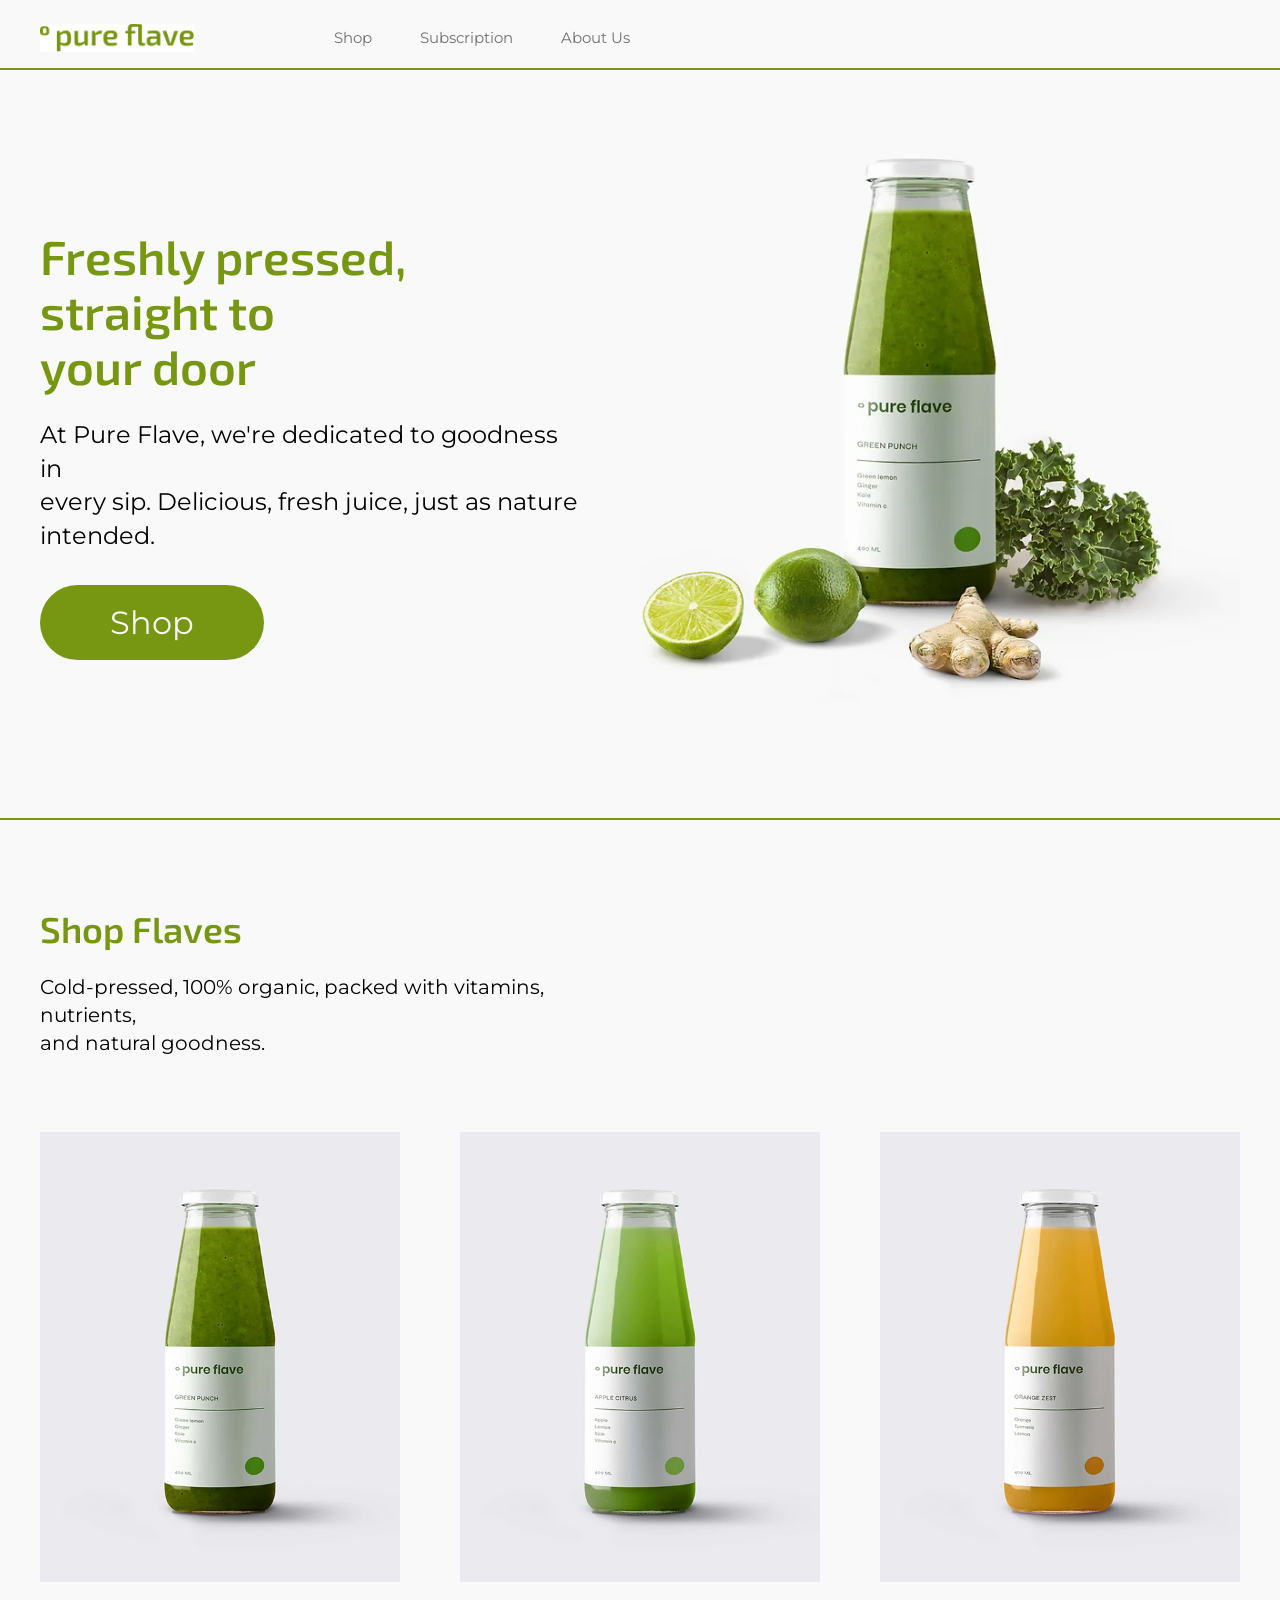
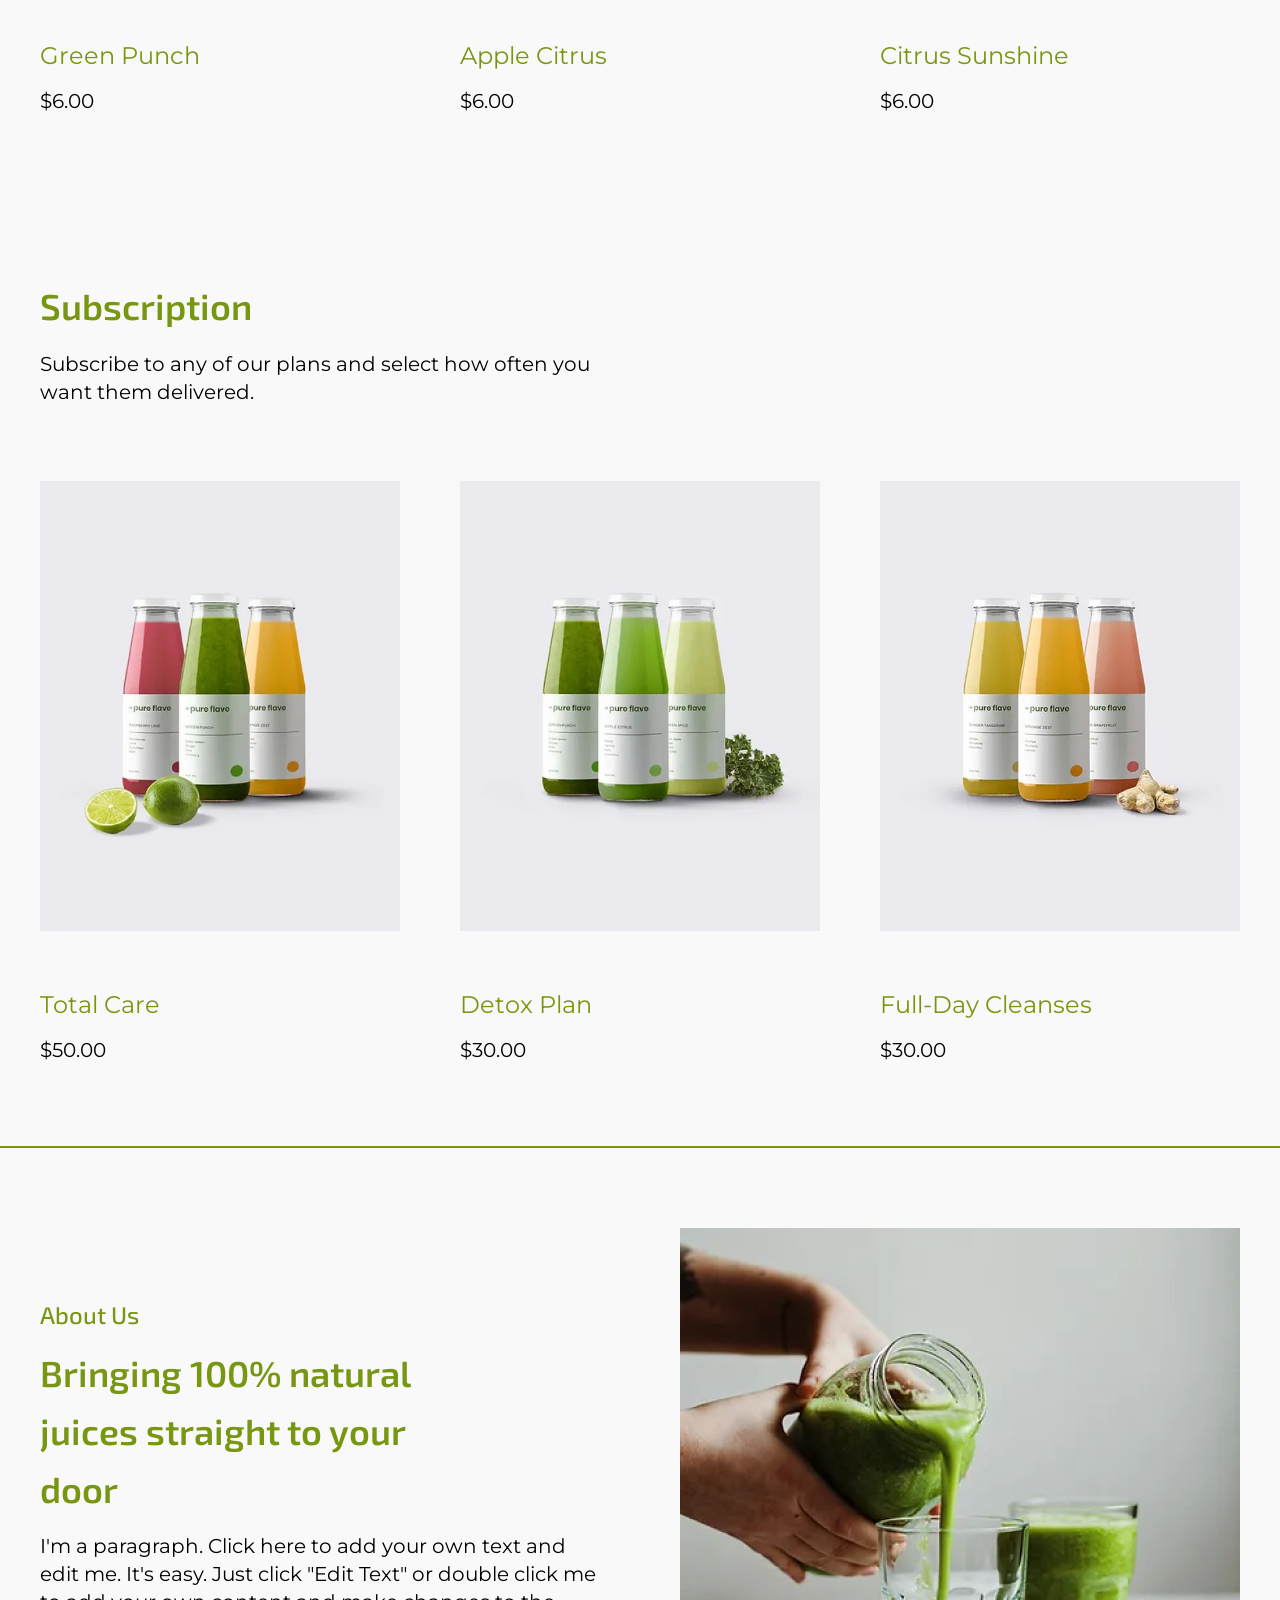
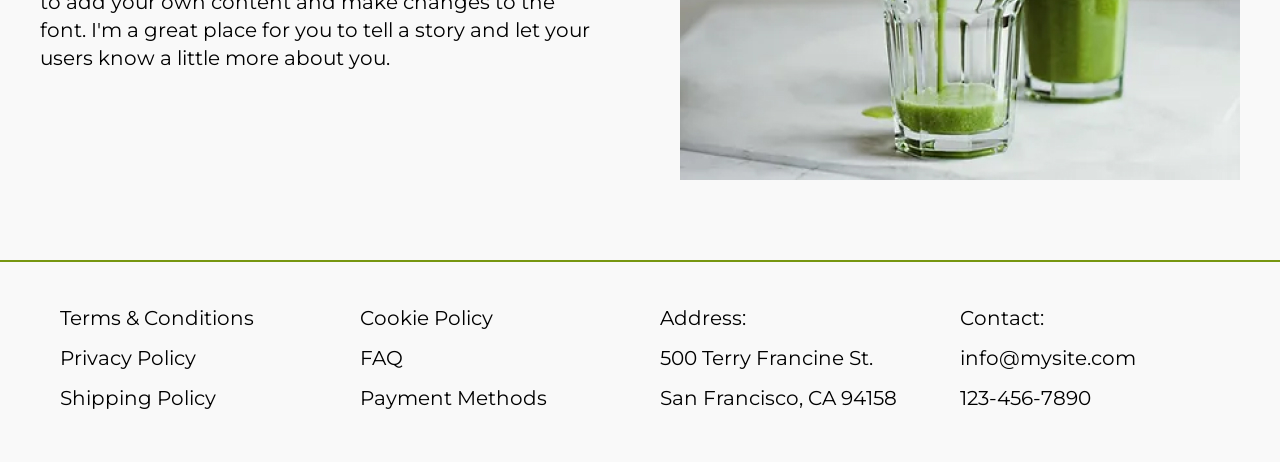
<file: index.html>
<!doctype html>
<html lang="en">
  <head>
    <link
      href="https://fonts.googleapis.com/css2?family=Exo+2:wght@600&family=Montserrat:wght@400&display=swap"
      rel="stylesheet"
    />
    <meta charset="UTF-8" />
    <meta name="viewport" content="width=device-width, initial-scale=1.0" />
    <title>Document</title>
    <link rel="stylesheet" href="./css/style.css" />
  </head>
  <body>
    <header class="header">
      <div class="header__container container">
        <a href="./index.html" class="header__logo">
          <img src="./img/o pure flave.jpg" alt="logo" />
        </a>
        <nav class="header__nav">
          <ul class="header__nav-list">
            <li class="header__nav-item">
              <a href="./index.html" class="header__nav-link">Shop</a>
            </li>
            <li class="header__nav-item">
              <a href="./index.html" class="header__nav-link">Subscription</a>
            </li>
            <li class="header__nav-item">
              <a href="./index.html" class="header__nav-link">About Us</a>
            </li>
          </ul>
        </nav>
      </div>

    </header>

    <section class="main">
      <div class="container main_container">
        <div class="main_content">
          <h1 class="title">
            Freshly pressed,<br />
            straight to<br />
            your door
          </h1>
          <p class="section_text">
            At Pure Flave, we're dedicated to goodness in<br />
            every sip. Delicious, fresh juice, just as nature<br />
            intended.
          </p>
          <button class="section_btn">Shop</button>
        </div>
        <div class="main_img-box">
          <img src="./img/image 3.png" alt="Juice" class="section_img" />
        </div>
      </div>
    </section>



    <section class="shop">
      <div class="container">
        <h2 class="section_title">Shop Flaves</h2>
        <p class="section_text">
          Cold-pressed, 100% organic, packed with vitamins, nutrients, <br />
          and natural goodness.
        </p>

        <div class="cards_list">
          <div class="card">
            <img src="./img/Rectangle 3.jpg" alt="Juice 1" class="shop_img" />
            <h3 class="shop_title">Green Punch</h3>
            <p class="shop_price">$6.00</p>
          </div>
          <div class="card">
            <img src="./img/Rectangle 4.jpg" alt="Juice 2" class="shop_img" />
            <h3 class="shop_title">Apple Citrus</h3>
            <p class="shop_price">$6.00</p>
          </div>
          <div class="card">
            <img src="./img/Rectangle 5.jpg" alt="Juice 3" class="shop_img" />
            <h3 class="shop_title">Citrus Sunshine</h3>
            <p class="shop_price">$6.00</p>
          </div>
        </div>
      </div>
    </section>

    <section class="subscription">
      <div class="container">
        <h2 class="section_title">Subscription</h2>
        <p class="section_text">
          Subscribe to any of our plans and select how often you <br />
          want them delivered.
        </p>

        <div class="cards_list">
          <div class="card">
            <img src="./img/Rectangle 6.jpg" alt="plan 1" class="shop_img" />
            <h3 class="shop_title">Total Care</h3>
            <p class="shop_price">$50.00</p>
          </div>
          <div class="card">
            <img src="./img/Rectangle 7.jpg" alt="plan 2" class="shop_img" />
            <h3 class="shop_title">Detox Plan</h3>
            <p class="shop_price">$30.00</p>
          </div>
          <div class="card">
            <img src="./img/Rectangle 8.jpg" alt="plan 3" class="shop_img" />
            <h3 class="shop_title">Full-Day Cleanses</h3>
            <p class="shop_price">$30.00</p>
          </div>
        </div>
      </div>
    </section>



    <section class="about_us">
      <div class="container about_container">
        <div class="about_content">
          <h3 class="section_subtitle">About Us</h3>
          <h2 class="section_title">
            Bringing 100% natural <br />
            juices straight to your <br />
            door
          </h2>
          <p class="section_text">
            I'm a paragraph. Click here to add your own text and edit me. It's
            easy. Just click "Edit Text" or double click me to add your own
            content and make changes to the font. I'm a great place for you to
            tell a story and let your users know a little more about you.
          </p>
        </div>
        <div class="about_img-box">
          <img src="./img/image 4.jpg" alt="About img" class="about_img" />
        </div>
      </div>
    </section>

    <footer class="footer">
      <div class="container">

        <div class="footer_columns">
          <div class="footer_col">
            <p class="footer_text">Terms & Conditions</p>
            <p class="footer_text">Privacy Policy</p>
            <p class="footer_text">Shipping Policy</p>
          </div>

          <div class="footer_col">
            <p class="footer_text">Cookie Policy</p>
            <p class="footer_text">FAQ</p>
            <p class="footer_text">Payment Methods</p>
          </div>

          <div class="footer_col">
            <p class="footer_text">Address:</p>
            <p class="footer_text">500 Terry Francine St.</p>
            <p class="footer_text">San Francisco, CA 94158</p>
          </div>

          <div class="footer_col">
            <p class="footer_text">Contact:</p>
            <p class="footer_text">info@mysite.com</p>
            <p class="footer_text">123-456-7890</p>
          </div>
        </div>
      </div>
    </footer>
  </body>
</html>
</file>
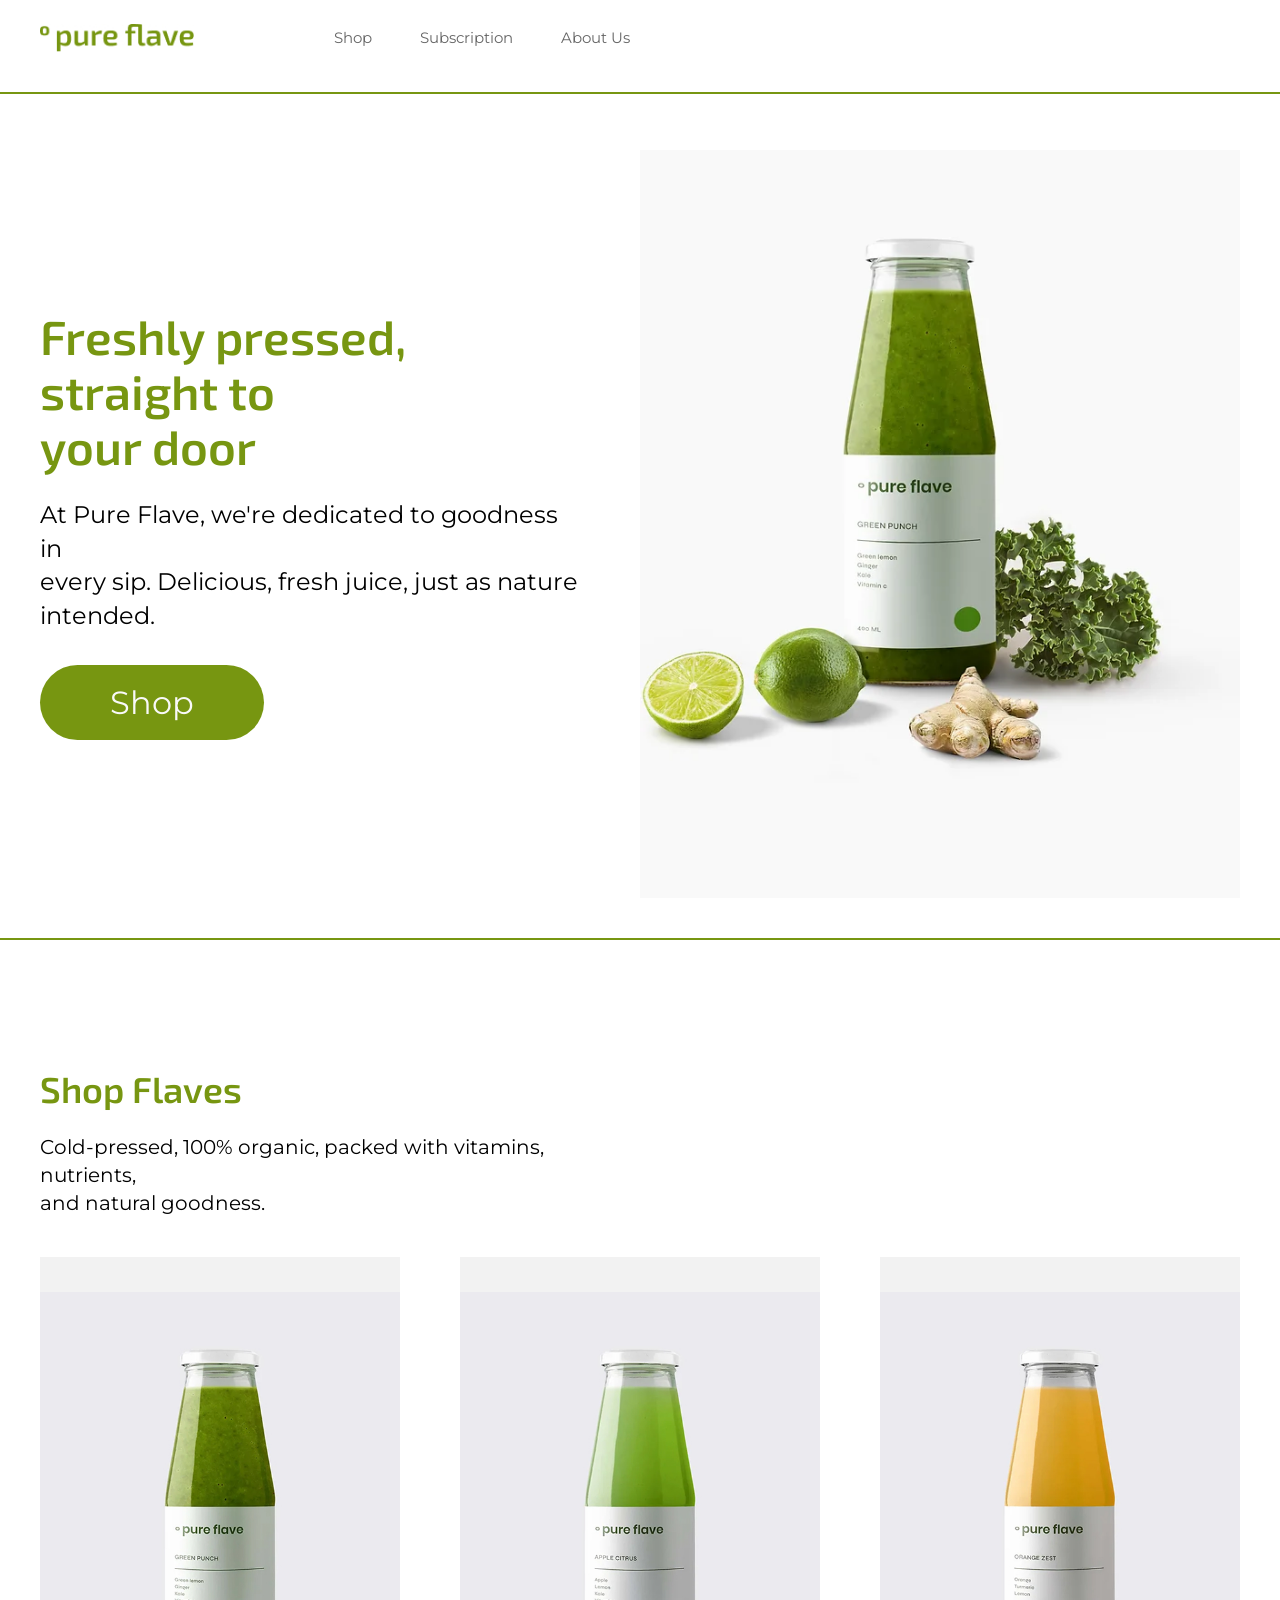
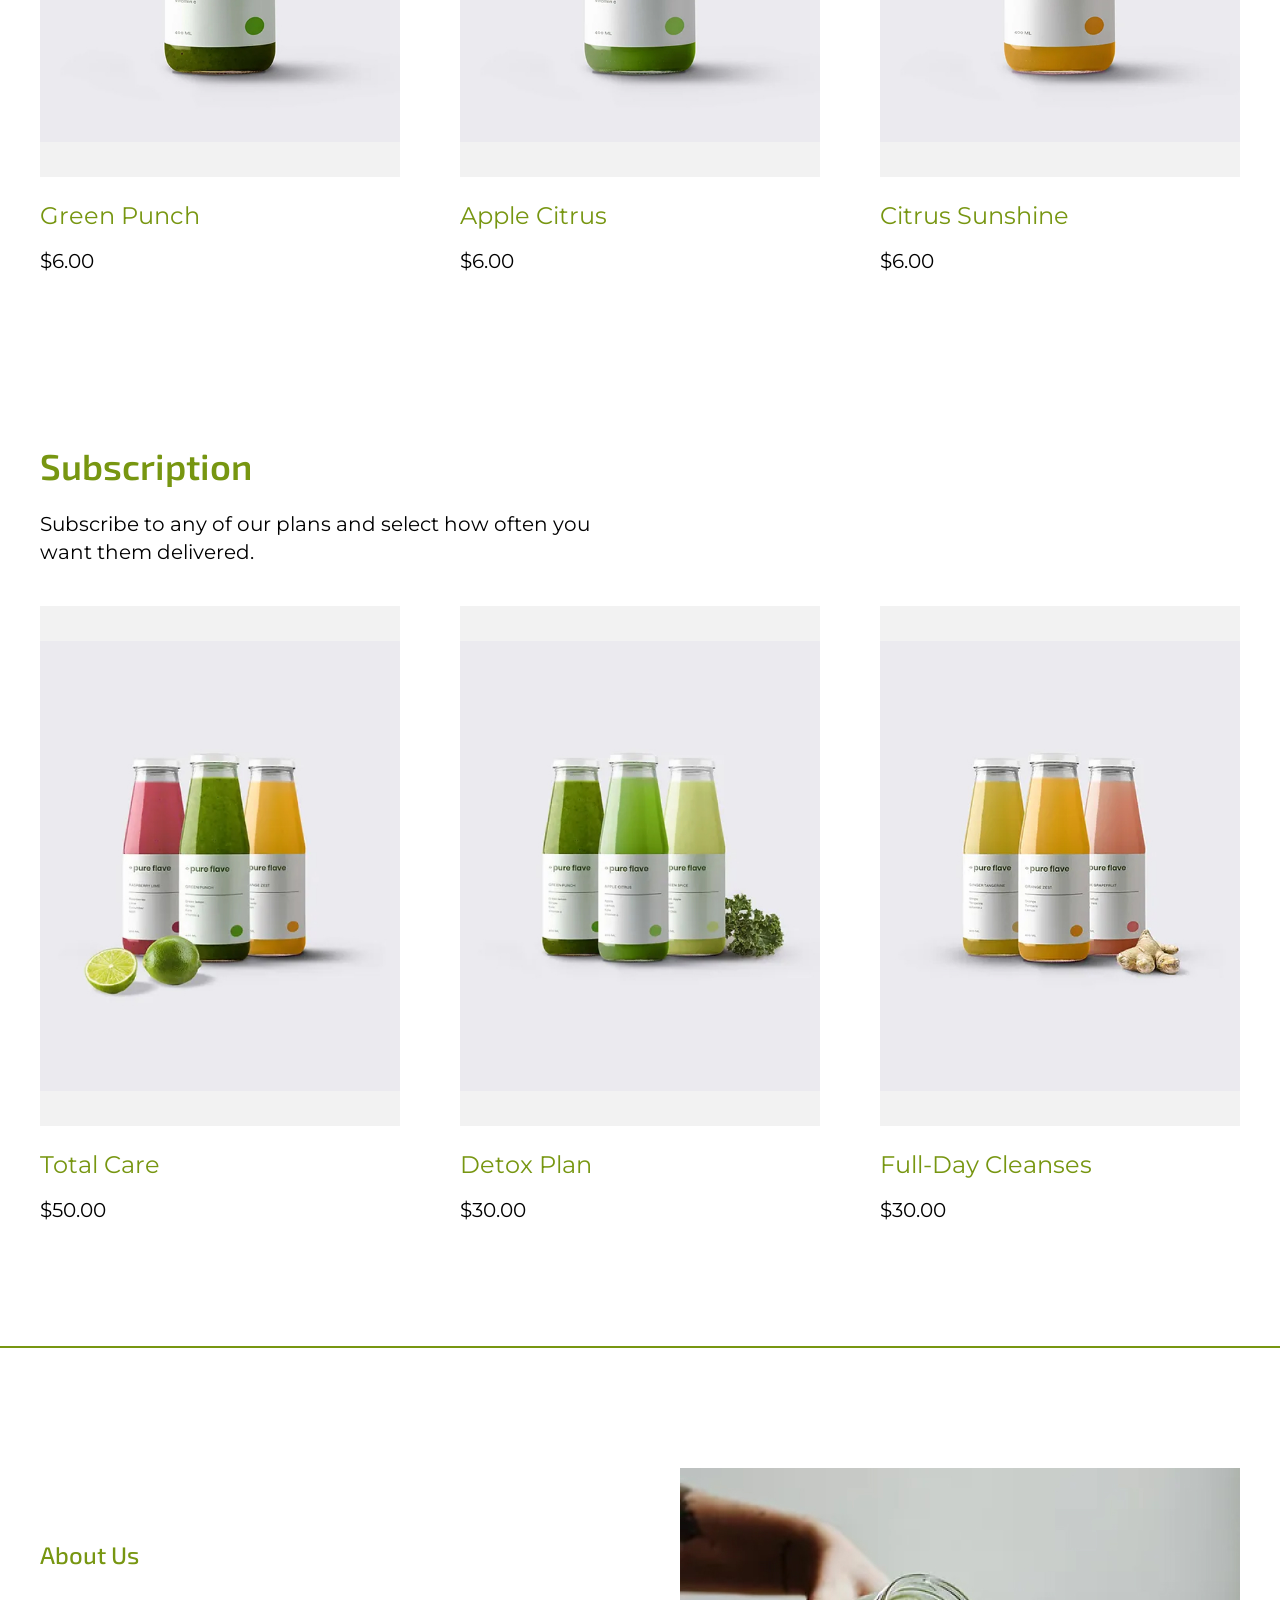
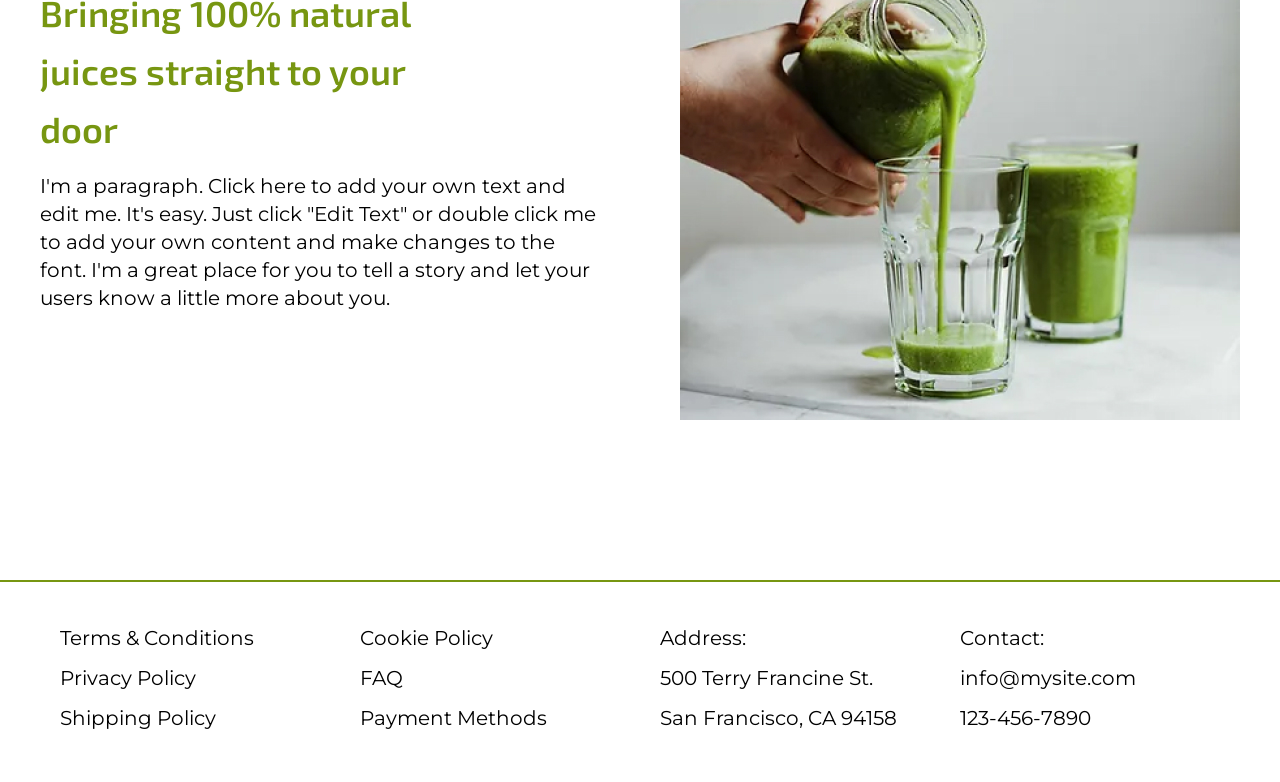
<file: Магазин соків/index.html>
<!doctype html>
<html lang="en">
  <head>
    <link
      href="https://fonts.googleapis.com/css2?family=Exo+2:wght@600&family=Montserrat:wght@400&display=swap"
      rel="stylesheet"
    />
    <meta charset="UTF-8" />
    <meta name="viewport" content="width=device-width, initial-scale=1.0" />
    <title>Document</title>
    <link rel="stylesheet" href="./css/style.css" />
  </head>
  <body>
    <header class="header">
      <div class="header__container container">
        <a href="./index.html" class="header__logo">
          <img src="./img/o pure flave.jpg" alt="logo" />
        </a>
        <nav class="header__nav">
          <ul class="header__nav-list">
            <li class="header__nav-item">
              <a href="./index.html" class="header__nav-link">Shop</a>
            </li>
            <li class="header__nav-item">
              <a href="./index.html" class="header__nav-link">Subscription</a>
            </li>
            <li class="header__nav-item">
              <a href="./index.html" class="header__nav-link">About Us</a>
            </li>
          </ul>
        </nav>
      </div>
      <hr class="divider" />
    </header>

    <section class="main">
      <div class="container main_container">
        <div class="main_content">
          <h1 class="title">
            Freshly pressed,<br />
            straight to<br />
            your door
          </h1>
          <p class="section_text">
            At Pure Flave, we're dedicated to goodness in<br />
            every sip. Delicious, fresh juice, just as nature<br />
            intended.
          </p>
          <button class="section_btn">Shop</button>
        </div>
        <div class="main_img-box">
          <img src="./img/image 3.png" alt="Juice" class="section_img" />
        </div>
      </div>
    </section>

    <hr class="divider" />

    <section class="shop">
      <div class="container">
        <h2 class="section_title">Shop Flaves</h2>
        <p class="section_text">
          Cold-pressed, 100% organic, packed with vitamins, nutrients, <br />
          and natural goodness.
        </p>

        <div class="cards_list">
          <div class="card">
            <img src="./img/Rectangle 3.jpg" alt="Juice 1" class="shop_img" />
            <h3 class="shop_title">Green Punch</h3>
            <p class="shop_price">$6.00</p>
          </div>
          <div class="card">
            <img src="./img/Rectangle 4.jpg" alt="Juice 2" class="shop_img" />
            <h3 class="shop_title">Apple Citrus</h3>
            <p class="shop_price">$6.00</p>
          </div>
          <div class="card">
            <img src="./img/Rectangle 5.jpg" alt="Juice 3" class="shop_img" />
            <h3 class="shop_title">Citrus Sunshine</h3>
            <p class="shop_price">$6.00</p>
          </div>
        </div>
      </div>
    </section>

    <section class="subscription">
      <div class="container">
        <h2 class="section_title">Subscription</h2>
        <p class="section_text">
          Subscribe to any of our plans and select how often you <br />
          want them delivered.
        </p>

        <div class="cards_list">
          <div class="card">
            <img src="./img/Rectangle 6.jpg" alt="plan 1" class="shop_img" />
            <h3 class="shop_title">Total Care</h3>
            <p class="shop_price">$50.00</p>
          </div>
          <div class="card">
            <img src="./img/Rectangle 7.jpg" alt="plan 2" class="shop_img" />
            <h3 class="shop_title">Detox Plan</h3>
            <p class="shop_price">$30.00</p>
          </div>
          <div class="card">
            <img src="./img/Rectangle 8.jpg" alt="plan 3" class="shop_img" />
            <h3 class="shop_title">Full-Day Cleanses</h3>
            <p class="shop_price">$30.00</p>
          </div>
        </div>
      </div>
    </section>

    <hr class="divider" />

    <section class="about_us">
      <div class="container about_container">
        <div class="about_content">
          <h3 class="section_subtitle">About Us</h3>
          <h2 class="section_title">
            Bringing 100% natural <br />
            juices straight to your <br />
            door
          </h2>
          <p class="section_text">
            I'm a paragraph. Click here to add your own text and edit me. It's
            easy. Just click "Edit Text" or double click me to add your own
            content and make changes to the font. I'm a great place for you to
            tell a story and let your users know a little more about you.
          </p>
        </div>
        <div class="about_img-box">
          <img src="./img/image 4.jpg" alt="About img" class="about_img" />
        </div>
      </div>
    </section>

    <footer class="footer">
      <div class="container">
        <hr class="divider" />
        <div class="footer_columns">
          <div class="footer_col">
            <p class="footer_text">Terms & Conditions</p>
            <p class="footer_text">Privacy Policy</p>
            <p class="footer_text">Shipping Policy</p>
          </div>

          <div class="footer_col">
            <p class="footer_text">Cookie Policy</p>
            <p class="footer_text">FAQ</p>
            <p class="footer_text">Payment Methods</p>
          </div>

          <div class="footer_col">
            <p class="footer_text">Address:</p>
            <p class="footer_text">500 Terry Francine St.</p>
            <p class="footer_text">San Francisco, CA 94158</p>
          </div>

          <div class="footer_col">
            <p class="footer_text">Contact:</p>
            <p class="footer_text">info@mysite.com</p>
            <p class="footer_text">123-456-7890</p>
          </div>
        </div>
      </div>
    </footer>
  </body>
</html>
</file>
<file: css/style.css>
:root {
  --accent-color: #779611;
  --bg-color: #f9f9f9;
  --primary-color: #000;
  --font-family: "Montserrat", sans-serif;
  --heading-font-family: "Exo 2", sans-serif;
}
* {
  box-sizing: border-box;
  margin: 0;
  padding: 0;
}

body {
  font-family: Arial, sans-serif;
  color: var(--primary-color);
  background-color: var(--bg-color);
  line-height: 1.6;
}

.container {
  max-width: 1400px;
  margin: 0 auto;
  padding: 0 40px;
}

.header {
  padding: 24px 0 16px 0;
  border-bottom: 2px solid var(--accent-color);
}

.header__container {
  display: flex;
  justify-content: flex-start;
  align-items: center;
  gap: 140px;
  width: 100%;
}

.header__logo img {
  height: 28px;
  width: auto;
  display: block;
}

.header__nav-list {
  font-family: "Montserrat", sans-serif;
  display: flex;
  list-style: none;
  gap: 48px;
  margin: 0;
  padding: 0;
}

.header__nav-link {
  text-decoration: none;
  color: #707070;
  font-size: 15px;
  font-weight: 400;
  transition: color 0.3s ease;
}

.main_container {
  display: flex;
  justify-content: space-between;
  align-items: center;
  gap: 60px;
}

.main_content {
  max-width: 580px;
}

.title {
  font-family: "Exo 2", sans-serif;
  font-size: 48px;
  font-weight: 600;
  color: var(--accent-color);
  line-height: 1.15;
  margin-bottom: 24px;
}
.main,
.subscription,
.about_us {
  border-bottom: 2px solid var(--accent-color);
}

.main .section_text {
  font-family: "Montserrat", sans-serif;
  font-size: 24px;
  font-weight: 400;
  color: var(--primary-color);
  line-height: 1.4;
  margin-bottom: 32px;
}

.section_btn {
  display: inline-block;
  background-color: var(--accent-color);
  color: var(--bg-color);
  font-family: "Montserrat", sans-serif;
  font-size: 32px;
  font-weight: 400;
  border: none;
  padding: 18px 70px;
  border-radius: 40px;
  cursor: pointer;
  text-decoration: none;
}

.main_img-box {
  max-width: 600px;
  flex-shrink: 0;
  display: flex;
  justify-content: center;
  align-items: center;
}

.section_img {
  width: 100%;
  height: auto;
  display: block;
}

.shop,
.subscription,
.about_us {
  padding: 80px 0;
}

.section_title {
  font-family: "Exo 2", sans-serif;
  font-size: 36px;
  font-weight: 600;
  color: var(--accent-color);
  margin-bottom: 15px;
}

.shop .section_text,
.subscription .section_text,
.about_content .section_text,
.about p {
  font-family: "Montserrat", sans-serif;
  font-size: 20px;
  font-weight: 400;
  color: var(--primary-color);
  line-height: 1.4;
  margin-bottom: 40px;
  max-width: 560px;
}

.cards_list {
  display: flex;
  flex-direction: row;
  justify-content: space-between;
  gap: 30px;
  margin-top: 40px;
  width: 100%;
}

.card {
  flex: 0 1 30%;
  text-align: left;
  border-radius: 0;
  transition: transform 0.3s ease;
}

.shop_img,
.card img {
  width: 100%;
  height: 520px;
  object-fit: contain;
  margin-bottom: 20px;
  display: block;
}

.shop_title,
.card h3 {
  font-family: "Montserrat", sans-serif;
  font-size: 24px;
  font-weight: 400;
  color: var(--accent-color);
  margin-bottom: 10px;
}

.shop_price,
.card p {
  font-family: "Montserrat", sans-serif;
  font-size: 20px;
  font-weight: 400;
  color: var(--primary-color);
}

.about_container {
  display: flex;
  justify-content: space-between;
  align-items: center;
  gap: 60px;
}

.about_content {
  max-width: 580px;
}

.section_subtitle {
  font-family: "Exo 2", sans-serif;
  font-size: 24px;
  font-weight: 500;
  color: var(--accent-color);
  margin-bottom: 10px;
}

.about_img-box {
  max-width: 600px;
  flex-shrink: 0;
}

.about_img {
  width: 100%;
  height: auto;
  display: block;
}

.footer {
  padding: 40px 0;
}

.footer .container {
  max-width: 1200px;
  margin: 0 auto;
  padding: 0 20px;
  box-sizing: border-box;
}

.footer_columns {
  display: flex;
  justify-content: space-between;
  align-items: flex-start;
  width: 100%;
  gap: 40px;
}

.footer_col {
  flex: 1;
}

.footer_text {
  font-family: "Montserrat", sans-serif;
  font-size: 20px;
  font-weight: 400;
  color: var(--primary-color);
  margin-bottom: 8px;
}
</file>
<file: Магазин соків/css/style.css>
* {
  box-sizing: border-box;
  margin: 0;
  padding: 0;
  background-color: #ffffff;
}

body {
  font-family: Arial, sans-serif;
  color: #2c4a1d;
  background-color: #ffffff;
  line-height: 1.6;
}

.container {
  max-width: 1400px;
  margin: 0 auto;
  padding: 0 40px;
}

.header {
  padding: 24px 0 16px 0;
}

.header__container {
  display: flex;
  justify-content: flex-start;
  align-items: center;
  gap: 140px;
  width: 100%;
}

.header__logo img {
  height: 28px;
  width: auto;
  display: block;
}

.header__nav-list {
  font-family: "Montserrat", sans-serif;
  display: flex;
  list-style: none;
  gap: 48px;
  margin: 0;
  padding: 0;
}

.header__nav-link {
  text-decoration: none;
  color: #666666;
  font-size: 15px;
  font-weight: 400;
  transition: color 0.3s ease;
}

.main_container {
  display: flex;
  justify-content: space-between;
  align-items: center;
  gap: 60px;
}

.main_content {
  max-width: 580px;
}

.title {
  font-family: "Exo 2", sans-serif;
  font-size: 48px;
  font-weight: 600;
  color: #779611;
  line-height: 1.15;
  margin-bottom: 24px;
}

.main .section_text {
  font-family: "Montserrat", sans-serif;
  font-size: 24px;
  font-weight: 400;
  color: #000000;
  line-height: 1.4;
  margin-bottom: 32px;
}

.section_btn {
  display: inline-block;
  background-color: #779611;
  color: #f9f9f9;
  font-family: "Montserrat", sans-serif;
  font-size: 32px;
  font-weight: 400;
  border: none;
  padding: 18px 70px;
  border-radius: 40px;
  cursor: pointer;
  text-decoration: none;
}

.main_img-box {
  max-width: 600px;
  flex-shrink: 0;
  display: flex;
  justify-content: center;
  align-items: center;
}

.section_img {
  width: 100%;
  height: auto;
  display: block;
}

.shop,
.subscription,
.about_us {
  padding: 80px 0;
}

.section_title {
  font-family: 'Exo 2', sans-serif;
  font-size: 36px;
  font-weight: 600;
  color: #779611;
  margin-bottom: 15px;
}

.shop .section_text,
.subscription .section_text,
.about_content .section_text,
.about p {
  font-family: 'Montserrat', sans-serif;
  font-size: 20px;
  font-weight: 400;
  color: #000000;
  line-height: 1.4;
  margin-bottom: 40px;
  max-width: 560px;
}

.cards_list {
  display: flex;
  flex-direction: row;
  justify-content: space-between;
  gap: 30px;
  margin-top: 40px;
  width: 100%;
}

.card {
  flex: 0 1 30%;
  text-align: left;
  border-radius: 0;
  transition: transform 0.3s ease;
}

.shop_img,
.card img {
  width: 100%;
  height: 520px;
  object-fit: contain;
  margin-bottom: 20px;
  background-color: #f2f2f2;
  display: block;
}

.shop_title,
.card h3 {
  font-family: "Montserrat", sans-serif;
  font-size: 24px;
  font-weight: 400;
  color: #779611;
  margin-bottom: 10px;
}

.shop_price,
.card p {
  font-family: "Montserrat", sans-serif;
  font-size: 20px;
  font-weight: 400;
  color: #000000;
}

.about_container {
  display: flex;
  justify-content: space-between;
  align-items: center;
  gap: 60px;
}

.about_content {
  max-width: 580px;
}

.section_subtitle {
  font-family: 'Exo 2', sans-serif;
  font-size: 24px;
  font-weight: 500;
  color: #779611;
  margin-bottom: 10px;
}

.about_img-box {
  max-width: 600px;
  flex-shrink: 0;
}

.about_img {
  width: 100%;
  height: auto;
  display: block;
}

.footer {
  padding: 40px 0;
}

.footer .container {
  max-width: 1200px; 
  margin: 0 auto;   
  padding: 0 20px;
  box-sizing: border-box;
}

.footer_columns {
  display: flex;
  justify-content: space-between;
  align-items: flex-start;
  width: 100%;
  gap: 40px;
}

.footer_col {
  flex: 1;
}

.footer_text {
  font-family: 'Montserrat', sans-serif;
  font-size: 20px;
  font-weight: 400;
  color: #000000;
  margin-bottom: 8px;
}


.divider {
  border: none;
  border-top: 2px solid #779611;
  width: 100vw;
  position: relative;
  left: 50%;
  transform: translateX(-50%);
  margin-top: 40px;
  margin-bottom: 40px;
}
</file>
